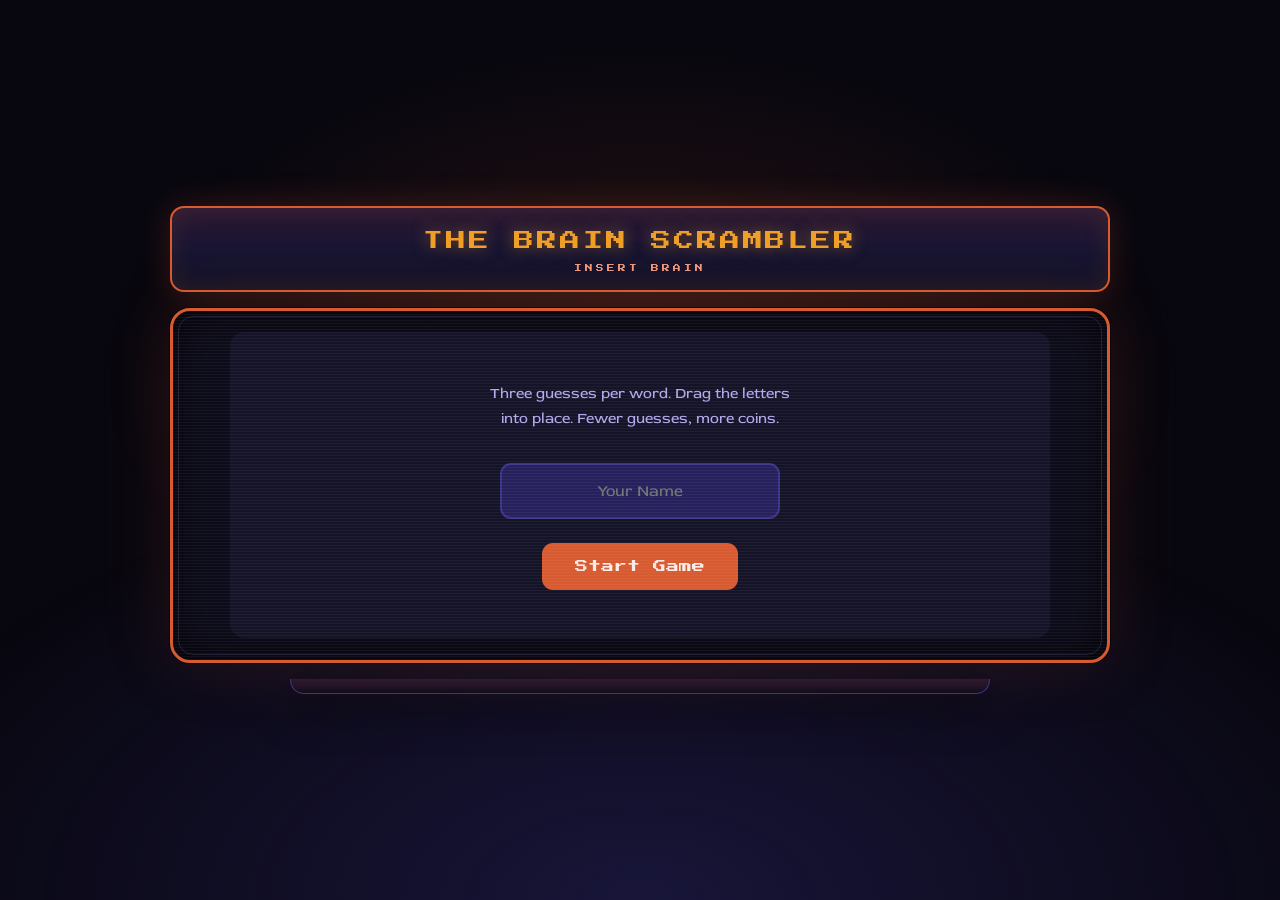
<file: index.html>
<!DOCTYPE html>
<html lang="en">
<head>
<meta charset="utf-8">
<meta name="viewport" content="width=device-width, initial-scale=1">
<title>The Brain Scrambler</title>
<link rel="preconnect" href="https://fonts.googleapis.com">
<link rel="preconnect" href="https://fonts.gstatic.com" crossorigin>
<link href="https://fonts.googleapis.com/css2?family=Orbitron:wght@700&family=Press+Start+2P&family=Red+Rose&display=swap" rel="stylesheet">
<style>
:root{
  --bg:#141327; --surface:#26215C; --text:#EEEDFE; --muted:#AFA9EC;
  --accent:#D85A30; --accent-light:#F0997B; --correct:#97C459; --present:#EF9F27;
  --absent:#A32D2D; --line:#3C3489; --slot:#7F77DD;
  --dur:1000ms;
  --base:9s;

  /* ---- fluid with the window, fixed against word length ----
     The frame is sized ONCE for the longest word in words.json (12
     letters); tile size is whatever makes 12 fit exactly. A 4-letter
     word and a 12-letter word use identical tiles, so the cabinet never
     twitches between rounds. See design-decisions.md. */
  --card:clamp(320px, 93vw, 820px);
  --gap:clamp(4px, .8vw, 10px);
  --pad:clamp(20px, 2.8vw, 38px);
  --space-lg:clamp(18px, 2.4vw, 34px);
  --space-md:clamp(14px, 1.9vw, 26px);
  --space-sm:clamp(7px, .95vw, 13px);
  --tile-w:calc((var(--card) - 2*var(--pad) - 11*var(--gap)) / 12);
  --tile-h:calc(var(--tile-w) * 1.14);
  --mini:calc(var(--tile-w) * .62);

  /* pool is the drag source, slots are the target — the target keeps the
     larger hit area, and the pool row costs less height */
  --pool-scale:.78;
  --pool-w:calc(var(--tile-w) * var(--pool-scale));
  --pool-h:calc(var(--pool-w) * 1.14);

  /* Orbitron built D and O from the same rounded rectangle, which is
     unusable when reading one letter at a time is the game. A pixel grid
     cannot blur two glyphs together. It carries more cap-height per em,
     so it takes .40 of tile width where Orbitron took .46. */
  --ps:'Press Start 2P', monospace;
  --tile-fs:calc(var(--tile-w) * .40);
  --pool-fs:calc(var(--pool-w) * .40);
}
/* a pixel face wants a whole-pixel size or the grid softens against our
   fluid tile; browsers without round() get the unsnapped value */
@supports (width: round(down, 10px, 2px)){
  :root{
    --tile-fs:round(down, calc(var(--tile-w) * .40), 2px);
    --pool-fs:round(down, calc(var(--pool-w) * .40), 2px);
  }
}
*{box-sizing:border-box;margin:0;padding:0}
body{background:#08070f;color:var(--text);font-family:'Red Rose',sans-serif;
  min-height:100vh;display:grid;place-items:center;position:relative;overflow-x:hidden;
  padding:clamp(14px,3vh,44px) clamp(12px,2vw,28px)}
/* ambient light so the corners of a large monitor are lit, not dead black */
body::before{content:"";position:fixed;inset:0;z-index:0;pointer-events:none;
  background:
    radial-gradient(60% 55% at 50% 42%, rgba(216,90,48,.16) 0%, rgba(216,90,48,0) 70%),
    radial-gradient(90% 70% at 50% 100%, rgba(38,33,92,.55) 0%, rgba(38,33,92,0) 70%)}

/* ---- cabinet: the page fills the viewport, the card does not ---- */
.cabinet{position:relative;z-index:1;width:clamp(320px, 94vw, 940px);
  display:grid;justify-items:center;gap:clamp(8px,1.3vw,16px)}
.marquee{width:100%;text-align:center;border:2px solid var(--accent);border-radius:14px;
  padding:clamp(9px,1.5vw,18px) clamp(14px,2vw,26px);
  background:linear-gradient(180deg,#2b1733 0%,#171532 55%,#101026 100%);
  box-shadow:0 0 34px rgba(216,90,48,.22), inset 0 0 26px rgba(239,159,39,.10)}
.marquee h1{font-family:var(--ps);font-weight:400;line-height:1.5;
  font-size:clamp(9px,1.65vw,20px);letter-spacing:clamp(1px,.22vw,3px);
  color:var(--present);text-shadow:0 0 16px rgba(239,159,39,.5)}
.marquee p{font-family:var(--ps);font-size:clamp(5px,.6vw,8px);
  letter-spacing:clamp(1px,.25vw,3px);color:var(--accent-light);margin-top:8px}
.bezel{position:relative;width:100%;border:3px solid var(--accent);border-radius:20px;
  padding:clamp(10px,1.7vw,26px);background:#0d0c1a;
  box-shadow:0 0 0 1px rgba(0,0,0,.7), 0 0 70px rgba(216,90,48,.15),
             inset 0 0 46px rgba(0,0,0,.75)}
.bezel::after{content:"";position:absolute;inset:5px;border-radius:15px;
  border:1px solid rgba(175,169,236,.16);pointer-events:none}
.scan{position:absolute;inset:0;border-radius:18px;pointer-events:none;z-index:3;
  background:repeating-linear-gradient(to bottom,
    rgba(238,237,254,.05) 0px, rgba(238,237,254,.05) 1px,
    rgba(0,0,0,0) 1px, rgba(0,0,0,0) 3px)}
.base{width:min(78%,700px);height:clamp(8px,1.2vw,16px);border-radius:0 0 14px 14px;
  background:linear-gradient(180deg,#2b1733,#0d0c1a);
  border:1px solid var(--line);border-top:none;box-shadow:0 14px 40px rgba(0,0,0,.6)}

.screen{background:var(--bg);border-radius:14px;padding:var(--pad);
  width:var(--card);max-width:100%;margin:0 auto;position:relative;z-index:2}
.screen[hidden]{display:none}
.o{font-family:var(--ps);font-weight:400}
.center{display:flex;flex-direction:column;align-items:center;justify-content:center;
  min-height:clamp(260px,34vh,360px)}
button{font-family:var(--ps);font-weight:400;cursor:pointer}
.btn{background:var(--accent);color:#FAECE7;border:none;
  border-radius:clamp(7px,.9vw,11px);font-size:clamp(8px,1.05vw,13px);
  padding:clamp(11px,1.35vw,17px) clamp(20px,2.6vw,34px)}
.ghost{background:transparent;color:var(--text);border:2px solid var(--accent);
  border-radius:clamp(7px,.9vw,11px);font-size:clamp(7px,.95vw,12px);
  padding:clamp(9px,1.15vw,15px) clamp(15px,2vw,25px)}
.btn:disabled,.ghost:disabled{opacity:.4;cursor:default}
.lbl{font-size:clamp(11px,1.1vw,14px);color:var(--muted);text-align:center;
  margin-bottom:var(--space-sm)}
.row{display:flex;gap:var(--gap);justify-content:center}

/* ---- tiles: one size for every word ---- */
.tile{width:var(--tile-w);height:var(--tile-h);border-radius:clamp(5px,.7vw,9px);
  display:flex;align-items:center;justify-content:center;flex:none;
  font-family:var(--ps);font-weight:400;font-size:var(--tile-fs);
  line-height:1;letter-spacing:0;
  user-select:none;transition:transform .12s ease,background .12s ease}
.tile.correct{background:var(--correct);color:#173404}
.tile.present{background:var(--present);color:#412402}
.tile.absent{background:var(--absent);color:#FCEBEB}
.tile.idle{background:var(--surface);border:2px solid var(--slot);color:var(--text)}
.tile.used{background:var(--surface);border:2px solid var(--line);color:var(--line);opacity:.35}
.tile.slot{background:var(--bg);border:2px dashed var(--line);color:var(--line)}
.tile.slot.active{border-color:var(--accent);color:var(--accent)}
.tile.slot.over{border-color:var(--accent);border-style:solid;background:var(--surface)}
.tile.filled{background:var(--surface);border:2px solid var(--slot);color:var(--text);border-style:solid}
.pool .tile:not(.used){cursor:grab}
.pool .tile.dragging{opacity:.4}
.slots .tile.filled{cursor:pointer}
.tile.mini{width:var(--mini);height:var(--mini);font-size:calc(var(--mini)*.36)}

/* the pool is deliberately the smaller of the two rows */
.pool .tile{width:var(--pool-w);height:var(--pool-h);font-size:var(--pool-fs);
  border-radius:clamp(4px,.6vw,8px)}
.pool{gap:calc(var(--gap)*.9)}

/* Phones: 12 across would be ~21px, too small to hit. Below 560px the
   rack goes 6 per row and wraps, with two rows of height reserved at all
   times — still fixed, just a different fixed. */
@media (max-width:560px){
  :root{
    --tile-w:calc((var(--card) - 2*var(--pad) - 5*var(--gap)) / 6);
    --pool-w:max(42px, calc(var(--tile-w) * var(--pool-scale)));
  }
  .row{flex-wrap:wrap}
  #slots{min-height:calc(var(--tile-h)*2 + var(--gap))}
  #pool{min-height:calc(var(--pool-h)*2 + var(--gap))}
}

/* ---- header ---- */
.hdr{display:flex;justify-content:space-between;align-items:center;
  gap:var(--space-sm);margin-bottom:var(--space-sm)}
.meta{font-size:clamp(7px,.85vw,11px);color:var(--muted)}
.coins{font-size:clamp(10px,1.2vw,15px) !important;color:var(--present) !important;
  display:inline-flex;align-items:center;gap:6px}
/* inline SVG, not a hosted image — external asset hosts are a rejected
   direction (the 2022 build pulled its coin from kasandbox.org) */
.coin{width:clamp(15px,1.6vw,21px);height:clamp(15px,1.6vw,21px);flex:none;display:block}
.flyer .coin{width:clamp(18px,2vw,26px);height:clamp(18px,2vw,26px)}
@keyframes spin{to{transform:rotateY(360deg)}}
.coin.spin{animation:spin .6s ease}
.savebar{display:flex;justify-content:flex-end;align-items:center;gap:10px;
  margin-bottom:var(--space-lg);padding-bottom:var(--space-sm);
  border-bottom:1px solid var(--line)}
.savebar label{font-size:clamp(12px,1.15vw,15px);color:var(--muted);cursor:pointer}
.sw{width:28px;height:16px;border-radius:8px;background:var(--surface);border:1px solid var(--line);
  display:inline-flex;align-items:center;padding:2px;cursor:pointer;transition:background .15s}
.sw i{width:10px;height:10px;border-radius:50%;background:var(--muted);
  transition:transform .15s,background .15s;display:block}
.sw.on{background:var(--correct);border-color:var(--correct)}
.sw.on i{transform:translateX(12px);background:#173404}
.sw:focus-visible{outline:2px solid var(--accent);outline-offset:2px}

/* ---- rack spacing ---- */
.rack-row{margin-bottom:var(--space-md)}
.rack-row + .lbl{margin-top:var(--space-sm)}   /* air between the two halves */
.controls{display:flex;flex-wrap:wrap;justify-content:center;
  gap:clamp(9px,1.2vw,15px);margin-top:var(--space-lg);margin-bottom:var(--space-lg)}

/* ---- last guess strip ---- */
.strip{background:var(--surface);border-radius:clamp(8px,1vw,12px);
  padding:clamp(13px,1.6vw,21px) clamp(14px,1.8vw,24px);
  min-height:calc(var(--mini) + clamp(46px,4.6vw,64px))}
.strip p{font-size:clamp(10px,1.05vw,13px);color:var(--muted);
  margin-bottom:var(--space-sm)}
.strip .row{gap:calc(var(--gap)*.7)}
.strip.empty{display:flex;align-items:center;justify-content:center}
.strip.empty p{margin:0}

/* ---- feedback motion ---- */
@keyframes shake{10%,90%{transform:translateX(-3px)}20%,80%{transform:translateX(5px)}
  30%,50%,70%{transform:translateX(-8px)}40%,60%{transform:translateX(8px)}}
.shake{animation:shake .5s cubic-bezier(.36,.07,.19,.97) both}
@keyframes flip{0%{transform:rotateX(0)}50%{transform:rotateX(90deg)}100%{transform:rotateX(0)}}
.flip{animation:flip .4s ease both}
@keyframes pop{0%{transform:scale(1)}50%{transform:scale(1.22)}100%{transform:scale(1)}}
.pop{animation:pop .3s ease}

/* ---- coin fly ---- */
.flyer{position:fixed;z-index:60;color:var(--present);pointer-events:none;
  transition:transform .8s cubic-bezier(.3,.9,.4,1),opacity .8s ease}

/* ---- end screen ---- */
.stats{display:flex;gap:clamp(20px,3vw,40px);margin-bottom:var(--space-lg);text-align:center}
.stats p:first-child{font-size:clamp(13px,1.6vw,20px);font-family:var(--ps)}
.stats p:last-child{font-size:clamp(10px,1vw,12px);color:var(--muted);margin-top:6px}
.endline{font-size:clamp(9px,1.15vw,14px);letter-spacing:clamp(2px,.3vw,4px);
  line-height:1.6;margin-bottom:var(--space-lg);text-align:center}
.endsub{font-size:clamp(11px,1.15vw,14px);color:var(--muted);
  margin-bottom:var(--space-sm);text-align:center}
.blurb{font-size:clamp(12px,1.2vw,15px);color:var(--muted);text-align:center;
  max-width:34ch;line-height:1.7;margin-bottom:var(--space-lg)}
#nameInput{width:min(280px,80%);background:var(--surface);border:2px solid var(--line);
  border-radius:clamp(7px,.9vw,11px);padding:clamp(11px,1.3vw,16px) 14px;
  color:var(--text);font-size:clamp(13px,1.3vw,16px);text-align:center;
  margin-bottom:var(--space-md);font-family:'Red Rose',sans-serif}
#nameInput:focus{outline:none;border-color:var(--accent)}
.lose .endline{color:var(--absent)}
.win .endline{color:var(--correct)}
.win .screen,.screen.win{box-shadow:inset 0 0 0 2px var(--correct)}

/* ---- celebration ---- */
#confetti{position:fixed;inset:0;z-index:50;pointer-events:none;display:none}
#balloons{position:fixed;inset:0;z-index:49;pointer-events:none;overflow:hidden;display:none}
.balloon{position:absolute;bottom:-160px;width:52px;height:64px;border-radius:50% 50% 48% 48%;
  opacity:.92;animation:rise linear forwards}
.balloon::after{content:"";position:absolute;top:100%;left:50%;width:1px;height:70px;
  background:rgba(238,237,254,.35)}
.balloon::before{content:"";position:absolute;top:14%;left:22%;width:14px;height:20px;
  border-radius:50%;background:rgba(255,255,255,.35);filter:blur(3px)}
@keyframes rise{
  0%{transform:translateY(0) rotate(0deg);opacity:0}
  8%{opacity:.92}
  100%{transform:translateY(-118vh) rotate(var(--spin,8deg));opacity:.92}}

/* ---- tier wordmark area ---- */
#wmArea{text-align:center;margin-bottom:var(--space-sm);
  min-height:clamp(78px,9vw,104px);
  display:flex;align-items:center;justify-content:center}
#wmArea .stage[hidden]{display:none}

/* the wordmarks keep Orbitron: they are animated per-letter display type,
   and the pixel face's fixed grid fights the rotate/squash keyframes */
.wm{display:inline-flex;font-family:'Orbitron',sans-serif;font-weight:700;
    font-size:clamp(17px,2.6vw,30px);line-height:1.5}
.wm span{display:inline-block;transform-origin:50% 50%}
.t1{color:var(--muted);letter-spacing:2px}
.t2{color:var(--present);letter-spacing:1px}
.t3{color:var(--accent);letter-spacing:-1px}
.t4{color:var(--absent);letter-spacing:3px;text-shadow:0 0 14px rgba(163,45,45,.55)}

/* tier 4 stage — fireball burns only during the animation, smoke lingers */
.stage{position:relative;display:inline-block;padding:26px 40px}
.stage .wm{position:relative;z-index:2}
.fire{position:absolute;left:50%;bottom:6%;width:330px;height:132px;
  transform:translateX(-50%) scale(.6,.4);border-radius:50%;opacity:0;z-index:0;
  pointer-events:none;filter:blur(17px);
  background:linear-gradient(to top,
    rgba(163,45,45,.80) 0%,
    rgba(226,75,74,.70) 28%,
    rgba(239,159,39,.58) 58%,
    rgba(250,199,117,.34) 82%,
    rgba(250,199,117,0) 100%)}
@keyframes burn{
  0%{opacity:0;transform:translateX(-50%) scale(.6,.4)}
  30%{opacity:.55;transform:translateX(-50%) scale(.92,.86)}
  52%{opacity:1;transform:translateX(-50%) scale(1.16,1.12)}
  100%{opacity:0;transform:translateX(-50%) scale(1.42,1.38)}}
.smoke{position:absolute;bottom:12%;width:120px;height:120px;border-radius:50%;
  z-index:1;pointer-events:none;filter:blur(21px);opacity:0;
  background:radial-gradient(circle,rgba(175,169,236,.30) 0%,rgba(175,169,236,0) 70%)}
.s1{left:16%;animation:drift 11s linear infinite}
.s2{left:44%;width:150px;animation:drift 14s linear -5s infinite}
.s3{left:70%;width:100px;animation:drift 9s linear -8s infinite}
@keyframes drift{
  0%{opacity:0;transform:translateY(10px) scale(.7)}
  25%{opacity:.85}
  70%{opacity:.35}
  100%{opacity:0;transform:translateY(-96px) scale(1.7)}}

@media (prefers-reduced-motion: reduce){
  .shake,.flip,.pop,.balloon{animation:none !important}
  .flyer{transition:none}
  .tile{transition:none}
}
</style>
</head>
<body>
<div class="cabinet">

  <!-- the marquee carries the title, so no screen repeats it -->
  <div class="marquee">
    <h1>THE BRAIN SCRAMBLER</h1>
    <p>INSERT BRAIN</p>
  </div>

  <div class="bezel">
  <div class="scan"></div>

  <!-- ============ 1 · START ============ -->
  <section class="screen center" id="scStart">
    <p class="blurb">Three guesses per word. Drag the letters into place.
      Fewer guesses, more coins.</p>
    <form id="startForm" style="display:flex;flex-direction:column;align-items:center;width:100%">
      <input id="nameInput" maxlength="16" autocomplete="off" placeholder="Your Name">
      <button class="btn" type="submit">Start Game</button>
    </form>
  </section>

  <!-- ============ 2 · PLAYING ============ -->
  <section class="screen" id="scPlay" hidden>
    <div class="hdr">
      <span class="o meta" id="hdrName">PLAYER</span>
      <span class="o meta" id="hdrGuess">GUESS 1 / 3</span>
      <span class="o coins" id="hdrCoins" aria-label="coins"><b id="coinNum">0</b></span>
    </div>
    <div class="savebar">
      <label for="saveSw" id="saveLbl">Save My Progress</label>
      <span class="sw" id="saveSw" role="switch" tabindex="0" aria-checked="false" aria-labelledby="saveLbl"><i></i></span>
    </div>

    <div id="wmArea">
      <div class="stage" data-host="scrambled" hidden><span class="wm t1" data-tier="scrambled"></span></div>
      <div class="stage" data-host="twisted" hidden><span class="wm t2" data-tier="twisted"></span></div>
      <div class="stage" data-host="mangled" hidden><span class="wm t3" data-tier="mangled"></span></div>
      <div class="stage" data-host="obliterated" hidden>
        <div class="fire" id="fire"></div>
        <span class="smoke s1"></span><span class="smoke s2"></span><span class="smoke s3"></span>
        <span class="wm t4" data-tier="obliterated"></span>
      </div>
    </div>

    <div class="rack" id="rack">
      <p class="lbl">Drop Letters Here</p>
      <div class="row rack-row slots" id="slots"></div>
      <p class="lbl">Your Letters</p>
      <div class="row rack-row pool" id="pool"></div>
    </div>

    <div class="controls">
      <button class="btn" id="bCheck">Check</button>
      <button class="ghost" id="bShuffle">Shuffle</button>
      <button class="ghost" id="bClear">Clear</button>
    </div>

    <div class="strip empty" id="strip"><p>No Guesses Yet</p></div>
  </section>

  <!-- ============ 3 · END (win or out of guesses) ============ -->
  <section class="screen center" id="scEnd" hidden>
    <p class="o endline" id="endLine">SCRAMBLED!</p>
    <p class="endsub" id="endSub">The Word Was</p>
    <div class="row rack-row" id="endWord"></div>
    <div class="stats">
      <div><p class="o" style="color:var(--present)" id="stCoins">0</p><p>Coins</p></div>
      <div><p class="o" id="stSolved">0</p><p>Solved</p></div>
      <div><p class="o" id="stStreak">0</p><p>Streak</p></div>
    </div>
    <div class="controls" style="margin-bottom:0">
      <button class="btn" id="bNext">Next Word</button>
      <button class="ghost" id="bQuit" hidden>Quit</button>
    </div>
  </section>

  </div><!-- /bezel -->

  <div class="base"></div>
</div>

<canvas id="confetti"></canvas>
<div id="balloons"></div>

<script>
/* ============================================================
   Word list — inlined from words.json (see design-decisions.md)
   ============================================================ */
var WORDS =
{
  "_note": "Word list for The Brain Scrambler. Tier labels are shown to the player. Distribution is a diamond: the two middle tiers carry the bulk.",
  "tiers": [
    {
      "id": "scrambled",
      "label": "Scrambled",
      "order": 1,
      "coins": 1,
      "criteria": "4-5 letters, everyday vocabulary, few anagram traps",
      "count": 43
    },
    {
      "id": "twisted",
      "label": "Twisted",
      "order": 2,
      "coins": 2,
      "criteria": "6-7 letters, common words, some repeated or awkward letters",
      "count": 90
    },
    {
      "id": "mangled",
      "label": "Mangled",
      "order": 3,
      "coins": 3,
      "criteria": "7-9 letters, less common, unusual letter clusters",
      "count": 85
    },
    {
      "id": "obliterated",
      "label": "Obliterated",
      "order": 4,
      "coins": 5,
      "criteria": "9-12 letters, abstract or rare, high anagram ambiguity",
      "count": 35
    }
  ],
  "words": {
    "scrambled": [
      "care",
      "loaf",
      "guess",
      "blink",
      "spare",
      "level",
      "offer",
      "short",
      "worry",
      "spoil",
      "sassy",
      "faded",
      "eager",
      "shaky",
      "mourn",
      "blush",
      "paint",
      "tease",
      "truck",
      "scold",
      "bread",
      "chair",
      "cloud",
      "dance",
      "dream",
      "floor",
      "glass",
      "happy",
      "house",
      "juice",
      "light",
      "money",
      "mouse",
      "music",
      "night",
      "ocean",
      "paper",
      "plant",
      "river",
      "smile",
      "milky",
      "zesty",
      "rifle"
    ],
    "twisted": [
      "invent",
      "friend",
      "stream",
      "fluffy",
      "appear",
      "greasy",
      "terrify",
      "breathe",
      "signal",
      "bridge",
      "applaud",
      "regular",
      "offend",
      "meeting",
      "willing",
      "disarm",
      "hungry",
      "ablaze",
      "invite",
      "unruly",
      "crayon",
      "hulking",
      "pickle",
      "gentle",
      "destroy",
      "crabby",
      "quaint",
      "pocket",
      "ignore",
      "snotty",
      "inject",
      "lonely",
      "silver",
      "babies",
      "flowers",
      "thread",
      "wonder",
      "connect",
      "limping",
      "warlike",
      "anchor",
      "basket",
      "candle",
      "carpet",
      "castle",
      "cellar",
      "clever",
      "copper",
      "cotton",
      "danger",
      "desert",
      "doctor",
      "dragon",
      "engine",
      "fabric",
      "farmer",
      "forest",
      "garden",
      "guitar",
      "hammer",
      "harbor",
      "helmet",
      "hollow",
      "injury",
      "island",
      "jacket",
      "jungle",
      "kettle",
      "ladder",
      "lawyer",
      "market",
      "meadow",
      "mirror",
      "monkey",
      "myself",
      "napkin",
      "orange",
      "palace",
      "parrot",
      "pencil",
      "planet",
      "prison",
      "puzzle",
      "ribbon",
      "rocket",
      "saddle",
      "school",
      "secret",
      "shadow",
      "shrimp"
    ],
    "mangled": [
      "interrupt",
      "embarrass",
      "marvelous",
      "aromatic",
      "likeable",
      "consider",
      "direction",
      "exciting",
      "perpetual",
      "abundant",
      "tendency",
      "obedient",
      "practice",
      "enormous",
      "discreet",
      "lopsided",
      "grateful",
      "wandering",
      "absorbed",
      "abstract",
      "academic",
      "accurate",
      "adhesive",
      "adjacent",
      "adorable",
      "advocate",
      "aircraft",
      "allergic",
      "ambition",
      "ancestor",
      "anecdote",
      "apparent",
      "appetite",
      "aptitude",
      "aquarium",
      "artifact",
      "asterisk",
      "attitude",
      "aviation",
      "backbone",
      "banister",
      "baritone",
      "believe",
      "benefit",
      "betrayal",
      "biscuit",
      "blizzard",
      "blockade",
      "boastful",
      "botanist",
      "boundary",
      "brochure",
      "buoyant",
      "cabinet",
      "calamity",
      "campaign",
      "capacity",
      "carnival",
      "cautious",
      "ceremony",
      "chemical",
      "chestnut",
      "chivalry",
      "cinnamon",
      "circular",
      "civilian",
      "clarinet",
      "coherent",
      "colossal",
      "compress",
      "confetti",
      "conquest",
      "cornered",
      "cranberry",
      "crescent",
      "crimson",
      "crusader",
      "cylinder",
      "daffodil",
      "daunting",
      "daydream",
      "dazzling",
      "deadline",
      "decagon",
      "decisive"
    ],
    "obliterated": [
      "destruction",
      "aboriginal",
      "psychedelic",
      "tightfisted",
      "questionable",
      "acceptable",
      "substantial",
      "understood",
      "domineering",
      "abbreviation",
      "acquiesce",
      "ambiguous",
      "anachronism",
      "anonymous",
      "antagonize",
      "apocalypse",
      "apprentice",
      "arbitrary",
      "articulate",
      "asymmetric",
      "bewildered",
      "bureaucrat",
      "camouflage",
      "cantankerous",
      "catastrophe",
      "chandelier",
      "clandestine",
      "coincidence",
      "conscience",
      "conspicuous",
      "counterfeit",
      "cumbersome",
      "curmudgeon",
      "cybernetic",
      "deliberate"
    ]
  }
}
;

/* ============================================================
   Tier wordmark engine — lifted verbatim from
   _mockups/4-tier-wordmarks.html. Do not rewrite; the keyframes
   are generated from the per-tier rest-position data below.
   ============================================================ */
var WM = (function(){
  var DUR=1000, BASE=9000;
  var reduce=window.matchMedia("(prefers-reduced-motion: reduce)").matches;

  var TIERS={
    scrambled:{word:"SCRAMBLED",stagger:45,rest:function(i){
      var up=i%2===0;
      return{t:"translateY("+(up?-4:4)+"px) rotate("+(up?-6:5)+"deg)",o:1};}},
    twisted:{word:"TWISTED",stagger:90,rest:function(i,n){
      return{t:"perspective(320px) rotateX("+Math.round(-55+(110/(n-1))*i)+"deg)",o:1};}},
    mangled:{word:"MANGLED",stagger:26,rest:function(i){
      var s=[[1.15,.7,-9,3],[.78,1.32,7,-5],[1.3,.62,-4,6],[.85,1.2,12,-3],
             [1.1,.8,-14,4],[.7,1.4,5,-6],[1.22,.75,-7,2]][i];
      return{t:"scale("+s[0]+","+s[1]+") rotate("+s[2]+"deg) translateY("+s[3]+"px)",o:1};}},
    obliterated:{word:"OBLITERATED",stagger:22,rest:function(i){
      var s=[[-10,-13,-34,.8,.45],[-6,9,21,.9,.62],[-2,-7,-13,1,1],[0,5,8,1.12,1],
             [2,-4,-6,1.15,1],[1,8,16,1,1],[4,-9,-24,.92,.7],[8,7,29,.85,.55],
             [12,-12,-38,.75,.4],[16,11,44,.68,.3],[21,-6,-52,.6,.22]][i];
      return{t:"translate("+s[0]+"px,"+s[1]+"px) rotate("+s[2]+"deg) scale("+s[3]+")",o:s[4]};}}
  };

  var JIT=[[-18,6,9],[14,-8,-7],[-9,10,5],[20,-5,-11],[-15,7,8],
           [11,-9,-6],[-21,4,10],[16,-7,-9],[-12,8,6]];

  function frames(tier,i,n,rest){
    var r="transform:"+rest.t+";opacity:"+rest.o;
    if(tier==="twisted"){
      var deg=Math.round(-55+(110/(n-1))*i);
      return "from{transform:perspective(320px) rotateX("+deg+"deg)}"+
             "to{transform:perspective(320px) rotateX("+(deg+360)+"deg)}";
    }
    if(tier==="scrambled"){
      var j=JIT[i%JIT.length];
      return "0%{transform:none}"+
             "22%{transform:translate("+j[0]+"px,"+j[1]+"px) rotate("+j[2]+"deg)}"+
             "48%{transform:translate("+(-j[0])+"px,"+(-j[1])+"px) rotate("+(-j[2])+"deg)}"+
             "72%{transform:translate("+(j[1]*2)+"px,"+j[2]+"px) rotate("+j[0]/2+"deg)}"+
             "100%{"+r+"}";
    }
    if(tier==="mangled"){
      var dir=i<n/2?-1:1;
      return "0%{transform:translateX("+(dir*300)+"px);opacity:0}"+
             "46%{transform:translateX(0);opacity:1}"+
             "58%{transform:scale(1.38,.6)}"+
             "74%{transform:scale(.88,1.18)}"+
             "100%{"+r+"}";
    }
    return "0%{transform:none;opacity:1}"+
           "42%{transform:none;opacity:1}"+
           "52%{transform:scale(1.14);opacity:1}"+
           "100%{"+r+"}";
  }

  var groups={}, fire=document.getElementById("fire");
  Object.keys(TIERS).forEach(function(key){
    var cfg=TIERS[key], host=document.querySelector('[data-tier="'+key+'"]');
    var n=cfg.word.length, spans=[], css="";
    for(var i=0;i<n;i++){
      var rest=cfg.rest(i,n), el=document.createElement("span");
      el.textContent=cfg.word[i];
      el.style.transform=rest.t; el.style.opacity=rest.o;
      host.appendChild(el); spans.push(el);
      css+="@keyframes "+key+i+"{"+frames(key,i,n,rest)+"}";
    }
    var st=document.createElement("style"); st.textContent=css; document.head.appendChild(st);
    groups[key]={key:key,spans:spans,stagger:cfg.stagger};
  });

  function play(g){
    if(reduce||!g) return;
    g.spans.forEach(function(el,i){
      el.style.animation="none"; void el.offsetWidth;
      el.style.animation=g.key+i+" "+DUR+"ms cubic-bezier(.5,0,.5,1) "+(i*g.stagger)+"ms 1 both";
    });
    if(g.key==="obliterated"&&fire){
      fire.style.animation="none"; void fire.offsetWidth;
      fire.style.animation="burn "+DUR+"ms ease-out 1 both";
    }
  }

  /* one live tier at a time; the timer re-reads `active` so a served
     word simply takes over the existing loop rather than stacking one. */
  var active=null, timer=null;
  function tick(){
    timer=setTimeout(function(){ play(groups[active]); tick(); },
      Math.round(BASE*(0.6+Math.random()*0.8)));
  }
  function show(key){
    active=key;
    document.querySelectorAll("#wmArea .stage").forEach(function(el){
      el.hidden = el.getAttribute("data-host")!==key;
    });
    if(reduce) return;
    if(timer) clearTimeout(timer);
    play(groups[key]); tick();
  }
  if(reduce){
    document.querySelectorAll(".smoke").forEach(function(el){ el.style.animation="none"; });
  }
  return {show:show, reduce:reduce};
})();

/* ============================================================
   Sound — generated in-code via Web Audio. No external assets.
   ============================================================ */
var Sound=(function(){
  var ctx=null;
  function ac(){ if(!ctx){ try{ ctx=new (window.AudioContext||window.webkitAudioContext)(); }catch(e){} } return ctx; }
  function tone(freq,start,dur,type,peak,glideTo){
    var c=ac(); if(!c) return;
    var t=c.currentTime+start;
    var o=c.createOscillator(), g=c.createGain();
    o.type=type||"sine"; o.frequency.setValueAtTime(freq,t);
    if(glideTo) o.frequency.exponentialRampToValueAtTime(glideTo,t+dur);
    g.gain.setValueAtTime(0.0001,t);
    g.gain.exponentialRampToValueAtTime(peak||0.14,t+Math.min(0.05,dur*0.3));
    g.gain.exponentialRampToValueAtTime(0.0001,t+dur);
    o.connect(g); g.connect(c.destination); o.start(t); o.stop(t+dur+0.02);
  }
  /* soft brass: sawtooth through a lowpass, slow attack — reads as a
     muted trumpet without needing a sample */
  function brass(freq,start,dur,peak){
    var c=ac(); if(!c) return;
    var t=c.currentTime+start;
    var o=c.createOscillator(), f=c.createBiquadFilter(), g=c.createGain();
    o.type="sawtooth"; o.frequency.setValueAtTime(freq,t);
    f.type="lowpass";
    f.frequency.setValueAtTime(freq*2.2,t);
    f.frequency.linearRampToValueAtTime(freq*4.5,t+dur*0.35);
    f.frequency.linearRampToValueAtTime(freq*2.0,t+dur);
    f.Q.value=0.9;
    g.gain.setValueAtTime(0.0001,t);
    g.gain.linearRampToValueAtTime(peak||0.10,t+0.09);      /* gentle, not a blare */
    g.gain.setValueAtTime(peak||0.10,t+dur*0.7);
    g.gain.exponentialRampToValueAtTime(0.0001,t+dur);
    o.connect(f); f.connect(g); g.connect(c.destination);
    o.start(t); o.stop(t+dur+0.02);
  }
  return {
    place:function(){ tone(520,0,0.07,"triangle",0.09); },
    lift:function(){  tone(340,0,0.06,"triangle",0.07); },
    wrong:function(){ tone(200,0,0.34,"sawtooth",0.09,90); },
    coin:function(i){ tone(880+(i||0)*120,0,0.12,"triangle",0.10); },
    reveal:function(i){ tone(440*Math.pow(2,(i||0)/12),0,0.16,"sine",0.10); },
    /* gentle trumpet fanfare — C, E, G, held C */
    fanfare:function(){
      brass(523.25,0.00,0.20,0.09);
      brass(659.25,0.16,0.20,0.09);
      brass(783.99,0.32,0.24,0.10);
      brass(1046.50,0.52,0.85,0.11);
      brass(783.99,0.52,0.85,0.05);
    },
    lose:function(){ tone(330,0,0.22,"triangle",0.08); tone(247,0.18,0.42,"triangle",0.08,180); }
  };
})();

/* ============================================================
   Storage — single opt-in toggle, off by default.
   Off means nothing is written; switching off deletes the key.
   ============================================================ */
var KEY="brainScrambler";
var Store={
  ok:function(){ try{ var k="__t"; localStorage.setItem(k,"1"); localStorage.removeItem(k); return true; }catch(e){ return false; } },
  read:function(){
    try{ var raw=localStorage.getItem(KEY); if(!raw) return null;
      var o=JSON.parse(raw); return (o&&o.v===1)?o:null; }catch(e){ return null; }
  },
  write:function(name,coins){
    try{ localStorage.setItem(KEY,JSON.stringify({
      v:1,name:name,coins:coins,updated:new Date().toISOString()})); }catch(e){}
  },
  clear:function(){ try{ localStorage.removeItem(KEY); }catch(e){} }
};

/* ============================================================
   Game state
   ============================================================ */
var G={
  name:"", coins:0, solved:0, streak:0,
  word:"", tier:null, scramble:[],
  guessNo:1, placed:[], over:false, saving:false
};

var $=function(id){ return document.getElementById(id); };
var slotsEl=$("slots"), poolEl=$("pool"), stripEl=$("strip");

/* flat pool of all 250 words, so the diamond distribution in words.json
   is what decides how often each tier comes up. Tiers are served at
   random — never as an escalating ladder (see design-decisions.md). */
var DECK=(function(){
  var out=[];
  WORDS.tiers.forEach(function(t){
    (WORDS.words[t.id]||[]).forEach(function(w){ out.push({word:w,tier:t}); });
  });
  return out;
})();

function shuffled(arr){
  var a=arr.slice(), i, j, t;
  for(i=a.length-1;i>0;i--){ j=Math.floor(Math.random()*(i+1)); t=a[i]; a[i]=a[j]; a[j]=t; }
  return a;
}

/* re-shuffle guard: the scramble must never equal the source word.
   Words whose letters are all identical would loop forever, so bail
   out after a bounded number of tries. */
function scrambleOf(word){
  var letters=word.toUpperCase().split(""), out, n=0;
  do{ out=shuffled(letters); n++; }while(out.join("")===letters.join("") && n<40);
  return out;
}

/* ============================================================
   Serving a word
   ============================================================ */
function serve(){
  var pick=DECK[Math.floor(Math.random()*DECK.length)];
  G.word=pick.word.toUpperCase();
  G.tier=pick.tier;
  G.scramble=scrambleOf(G.word);
  G.guessNo=1; G.placed=[]; G.over=false;

  WM.show(G.tier.id);
  stripEl.className="strip empty";
  stripEl.innerHTML="<p>No Guesses Yet</p>";
  renderHeader(); renderRack();
  show("scPlay");
}

/* coin icon — inline SVG so there is no asset to host or lose */
var COIN_SVG='<svg class="coin" viewBox="0 0 24 24" aria-hidden="true" focusable="false">'
  +'<circle cx="12" cy="12" r="10" fill="var(--present)" stroke="#8F5A0B" stroke-width="2"/>'
  +'<circle cx="12" cy="12" r="6.6" fill="none" stroke="#8F5A0B" stroke-width="1.2" opacity=".5"/>'
  +'<path d="M14.2 8.6a3.9 3.9 0 1 0 0 6.8" fill="none" stroke="#412402" stroke-width="2" '
  +'stroke-linecap="round"/>'
  +'<path d="M12 6.4v11.2" stroke="#412402" stroke-width="2" stroke-linecap="round"/>'
  +'<ellipse cx="8.4" cy="7.4" rx="2.3" ry="1.3" fill="#FFF" opacity=".38" '
  +'transform="rotate(-38 8.4 7.4)"/></svg>';

$("hdrCoins").insertAdjacentHTML("beforeend",COIN_SVG);

function renderHeader(){
  $("hdrName").textContent=(G.name||"player").toUpperCase();
  $("hdrGuess").textContent="GUESS "+G.guessNo+" / 3";
  $("coinNum").textContent=G.coins;
}

/* ============================================================
   Two-row drag rack — slots on top, pool below
   ============================================================ */
function renderRack(){
  var i;
  slotsEl.innerHTML=""; poolEl.innerHTML="";

  for(i=0;i<G.word.length;i++){
    var s=document.createElement("div");
    var ch=G.placed[i];
    s.className="tile "+(ch==null?"slot":"filled");
    s.textContent=ch==null?"·":G.scramble[ch];
    s.setAttribute("data-slot",i);
    if(ch==null && i===firstEmpty()) s.classList.add("active");
    s.addEventListener("dragover",onOver);
    s.addEventListener("dragleave",onLeave);
    s.addEventListener("drop",onDrop);
    s.addEventListener("click",onSlotClick);
    slotsEl.appendChild(s);
  }

  for(i=0;i<G.scramble.length;i++){
    var p=document.createElement("div");
    var used=G.placed.indexOf(i)>-1;
    p.className="tile "+(used?"used":"idle");
    p.textContent=G.scramble[i];
    p.setAttribute("data-pool",i);
    if(!used){
      p.draggable=true;
      p.addEventListener("dragstart",onDragStart);
      p.addEventListener("dragend",onDragEnd);
      p.addEventListener("click",onPoolClick);
    }
    poolEl.appendChild(p);
  }
  $("bCheck").disabled = firstEmpty()!==-1 || G.over;
}

function firstEmpty(){
  for(var i=0;i<G.word.length;i++) if(G.placed[i]==null) return i;
  return -1;
}

function place(poolIdx,slotIdx){
  if(G.over) return;
  if(G.placed.indexOf(poolIdx)>-1) return;
  if(slotIdx==null||slotIdx<0) slotIdx=firstEmpty();
  if(slotIdx===-1) return;
  if(G.placed[slotIdx]!=null) lift(slotIdx);
  G.placed[slotIdx]=poolIdx;
  Sound.place(); renderRack();
  var t=slotsEl.querySelector('[data-slot="'+slotIdx+'"]');
  if(t) t.classList.add("pop");
}

function lift(slotIdx){
  if(G.over||G.placed[slotIdx]==null) return;
  G.placed[slotIdx]=null;
  Sound.lift();
}

var dragging=null;
function onDragStart(e){
  dragging=+this.getAttribute("data-pool");
  this.classList.add("dragging");
  try{ e.dataTransfer.setData("text/plain",String(dragging));
       e.dataTransfer.effectAllowed="move"; }catch(err){}
}
function onDragEnd(){ this.classList.remove("dragging"); dragging=null; }
function onOver(e){ e.preventDefault(); this.classList.add("over"); }
function onLeave(){ this.classList.remove("over"); }
function onDrop(e){
  e.preventDefault(); this.classList.remove("over");
  var idx=dragging;
  if(idx==null){ try{ idx=parseInt(e.dataTransfer.getData("text/plain"),10); }catch(err){} }
  if(idx==null||isNaN(idx)) return;
  place(idx,+this.getAttribute("data-slot"));
}
function onPoolClick(){ place(+this.getAttribute("data-pool"),null); }
function onSlotClick(){
  var i=+this.getAttribute("data-slot");
  if(G.placed[i]==null) return;
  lift(i); renderRack();
}

/* ============================================================
   Scoring — two pass, so duplicate letters resolve correctly
   ============================================================ */
function score(guess,answer){
  var n=answer.length, res=new Array(n), left={}, i, c;
  for(i=0;i<n;i++){
    if(guess[i]===answer[i]) res[i]="correct";
    else { c=answer[i]; left[c]=(left[c]||0)+1; }
  }
  for(i=0;i<n;i++){
    if(res[i]) continue;
    c=guess[i];
    if(left[c]>0){ res[i]="present"; left[c]--; }
    else res[i]="absent";
  }
  return res;
}

function currentGuess(){
  return G.placed.map(function(p){ return G.scramble[p]; }).join("");
}

/* The guessed word is not repeated in text — the scored tiles below
   already spell it, and printing it twice was redundant. */
function renderStrip(guess,res){
  stripEl.className="strip";
  var html='<p>Last Guess</p><div class="row">';
  for(var i=0;i<guess.length;i++)
    html+='<div class="tile mini '+res[i]+'">'+guess[i]+'</div>';
  stripEl.innerHTML=html+"</div>";
}

/* ============================================================
   Check
   ============================================================ */
function check(){
  if(G.over||firstEmpty()!==-1) return;
  var guess=currentGuess();

  if(guess===G.word){ win(); return; }

  var res=score(guess,G.word);
  renderStrip(guess,res);
  Sound.wrong();
  slotsEl.classList.remove("shake"); void slotsEl.offsetWidth;
  slotsEl.classList.add("shake");

  /* paint the answer row with the result for a beat before clearing,
     so the feedback lands on the tiles the player actually placed */
  Array.prototype.forEach.call(slotsEl.children,function(el,i){
    el.className="tile "+res[i];
  });

  G.guessNo++;
  var out = G.guessNo>3;
  setTimeout(function(){
    if(out){ lose(); }
    else { G.placed=[]; renderHeader(); renderRack(); }
  },760);
}

/* ============================================================
   Win / lose
   ============================================================ */
function win(){
  G.over=true;
  var gained=(4-G.guessNo)*G.tier.coins;   /* 3 / 2 / 1 by guess number */
  var bonus = G.guessNo===1;
  G.solved++; G.streak++;

  /* flip the tiles green one at a time before leaving the play screen */
  Array.prototype.forEach.call(slotsEl.children,function(el,i){
    setTimeout(function(){
      el.className="tile correct flip";
      if(!WM.reduce) Sound.reveal(i);
      else if(i===0) Sound.reveal(0);
    }, i*110);
  });

  var wait=G.word.length*110+320;
  setTimeout(function(){
    flyCoins(gained);
    G.coins+=gained;
    persist();
    renderHeader();
    var hc=$("hdrCoins").querySelector(".coin");   /* coin flips as the total lands */
    if(hc&&!WM.reduce){ hc.classList.remove("spin"); void hc.offsetWidth; hc.classList.add("spin"); }
    endScreen(true,gained,bonus);
  },wait);
}

function lose(){
  G.over=true;
  G.streak=0;
  persist();
  Sound.lose();
  endScreen(false,0,false);
}

function endScreen(won,gained,bonus){
  var s=$("scEnd");
  s.classList.toggle("win",won);
  s.classList.toggle("lose",!won);
  $("endLine").textContent = won
    ? (bonus ? "SOLVED IN ONE!" : "UNSCRAMBLED!")
    : "SCRAMBLED!";
  $("endSub").textContent = won
    ? ("+"+gained+" Coins"+(bonus?" · Solve-In-One Bonus":"")+" · "+G.tier.label)
    : "The Word Was";

  var html="";
  for(var i=0;i<G.word.length;i++) html+='<div class="tile correct">'+G.word[i]+'</div>';
  $("endWord").innerHTML=html;   /* tiles are one fixed size now — no per-length hacks */

  $("stCoins").textContent=G.coins;
  $("stSolved").textContent=G.solved;
  $("stStreak").textContent=G.streak;
  $("stStreak").style.color = G.streak>0 ? "var(--correct)" : "var(--absent)";

  $("bQuit").hidden=!won;
  show("scEnd");
  if(won) celebrate();
}

/* coins fly from the middle of the screen up to the counter */
function flyCoins(n){
  if(WM.reduce||n<=0) return;
  var target=$("hdrCoins").getBoundingClientRect();
  for(var i=0;i<Math.min(n,6);i++)(function(i){
    setTimeout(function(){
      var f=document.createElement("div");
      f.className="flyer"; f.innerHTML=COIN_SVG;
      f.style.left=(window.innerWidth/2-8+(Math.random()*80-40))+"px";
      f.style.top=(window.innerHeight/2)+"px";
      document.body.appendChild(f);
      Sound.coin(i);
      requestAnimationFrame(function(){
        f.style.transform="translate("+(target.left-window.innerWidth/2+8)+"px,"+
          (target.top-window.innerHeight/2)+"px) scale(.7)";
        f.style.opacity="0";
      });
      setTimeout(function(){ f.remove(); },900);
    }, i*90);
  })(i);
}

/* ============================================================
   Celebration — full-screen confetti + balloons from the bottom
   ============================================================ */
function celebrate(){
  Sound.fanfare();
  if(WM.reduce) return;
  confetti();
  balloons();
}

function balloons(){
  var host=$("balloons");
  host.style.display="block";
  host.innerHTML="";
  var cols=["#D85A30","#EF9F27","#97C459","#7F77DD","#EEEDFE","#A32D2D"];
  for(var i=0;i<14;i++){
    var b=document.createElement("div");
    b.className="balloon";
    var c=cols[i%cols.length];
    b.style.background="radial-gradient(circle at 32% 28%, "+c+", rgba(0,0,0,.35))";
    b.style.left=(Math.random()*92)+"%";
    var sc=0.7+Math.random()*0.7;
    b.style.width=(52*sc)+"px"; b.style.height=(64*sc)+"px";
    b.style.setProperty("--spin",(Math.random()*24-12)+"deg");
    b.style.animationDuration=(5.5+Math.random()*4)+"s";
    b.style.animationDelay=(Math.random()*1.6)+"s";
    host.appendChild(b);
  }
  setTimeout(function(){ host.style.display="none"; host.innerHTML=""; },11000);
}

function confetti(){
  var cv=$("confetti"), ctx=cv&&cv.getContext&&cv.getContext("2d");
  if(!ctx) return;            /* no canvas — the win still lands, just without confetti */
  var dpr=window.devicePixelRatio||1;
  function size(){ cv.width=innerWidth*dpr; cv.height=innerHeight*dpr;
    cv.style.width=innerWidth+"px"; cv.style.height=innerHeight+"px"; ctx.setTransform(dpr,0,0,dpr,0,0); }
  size(); cv.style.display="block";
  var cols=["#D85A30","#EF9F27","#97C459","#EEEDFE","#7F77DD"];
  var bits=[], i;
  for(i=0;i<160;i++) bits.push({
    x:Math.random()*innerWidth, y:-20-Math.random()*innerHeight*0.8,
    w:5+Math.random()*7, h:8+Math.random()*10,
    vy:2+Math.random()*3.4, vx:-1.4+Math.random()*2.8,
    a:Math.random()*Math.PI*2, va:-0.16+Math.random()*0.32,
    c:cols[i%cols.length]
  });
  var start=performance.now();
  (function frame(now){
    var life=now-start;
    ctx.clearRect(0,0,innerWidth,innerHeight);
    var alive=false;
    bits.forEach(function(b){
      b.x+=b.vx; b.y+=b.vy; b.a+=b.va; b.vy+=0.014;
      if(b.y<innerHeight+30) alive=true;
      ctx.save(); ctx.translate(b.x,b.y); ctx.rotate(b.a);
      ctx.globalAlpha = life>4200 ? Math.max(0,1-(life-4200)/1400) : 1;
      ctx.fillStyle=b.c; ctx.fillRect(-b.w/2,-b.h/2,b.w,b.h); ctx.restore();
    });
    if(alive && life<5800) requestAnimationFrame(frame);
    else { ctx.clearRect(0,0,innerWidth,innerHeight); cv.style.display="none"; }
  })(start);
}

/* ============================================================
   Screens
   ============================================================ */
function show(id){
  ["scStart","scPlay","scEnd"].forEach(function(s){ $(s).hidden = s!==id; });
}

/* ============================================================
   Save toggle — added last so nothing else depends on it
   ============================================================ */
function persist(){ if(G.saving) Store.write(G.name,G.coins); }

function setSaving(on){
  G.saving=!!on;
  var sw=$("saveSw");
  sw.classList.toggle("on",G.saving);
  sw.setAttribute("aria-checked",G.saving?"true":"false");
  if(G.saving) persist(); else Store.clear();   /* off must actually delete */
}

$("saveSw").addEventListener("click",function(){ setSaving(!G.saving); });
$("saveSw").addEventListener("keydown",function(e){
  if(e.key===" "||e.key==="Enter"){ e.preventDefault(); setSaving(!G.saving); }
});

/* ============================================================
   Wiring
   ============================================================ */
$("startForm").addEventListener("submit",function(e){
  e.preventDefault();
  G.name=($("nameInput").value||"player").trim().slice(0,16);
  serve();
});

$("bCheck").addEventListener("click",check);
$("bClear").addEventListener("click",function(){
  if(G.over) return; G.placed=[]; Sound.lift(); renderRack();
});
$("bShuffle").addEventListener("click",function(){
  if(G.over) return;
  G.scramble=scrambleOf(G.word); G.placed=[]; Sound.place(); renderRack();
});
$("bNext").addEventListener("click",serve);

/* Quit returns to the start screen. The run is deliberately KEPT — name,
   coins, solved and streak all survive, so Start Game continues rather
   than restarting. Wiping the score here would be a second, invisible
   data decision sitting on top of the save toggle, and the player never
   asked for one. */
$("bQuit").addEventListener("click",function(){
  G.over=true;
  $("nameInput").value=G.name;
  document.querySelectorAll("#wmArea .stage").forEach(function(el){ el.hidden=true; });
  var b=$("balloons"); b.style.display="none"; b.innerHTML="";   /* stop any celebration */
  show("scStart");
  $("nameInput").focus();
});

document.addEventListener("keydown",function(e){
  if($("scPlay").hidden||G.over) return;
  if(e.key==="Enter"){ e.preventDefault(); check(); return; }
  if(e.key==="Backspace"){
    e.preventDefault();
    for(var i=G.word.length-1;i>=0;i--) if(G.placed[i]!=null){ lift(i); renderRack(); return; }
    return;
  }
  if(!/^[a-zA-Z]$/.test(e.key)) return;
  var ch=e.key.toUpperCase();
  for(var j=0;j<G.scramble.length;j++)
    if(G.scramble[j]===ch && G.placed.indexOf(j)===-1){ place(j,null); return; }
});

/* restore a saved session if the player opted in previously */
(function(){
  if(!Store.ok()){ $("saveSw").style.display="none"; $("saveLbl").style.display="none"; return; }
  var saved=Store.read();
  if(saved){
    G.name=saved.name||""; G.coins=saved.coins||0;
    $("nameInput").value=G.name;
    setSaving(true);
  }
})();
</script>
</body>
</html>
</file>
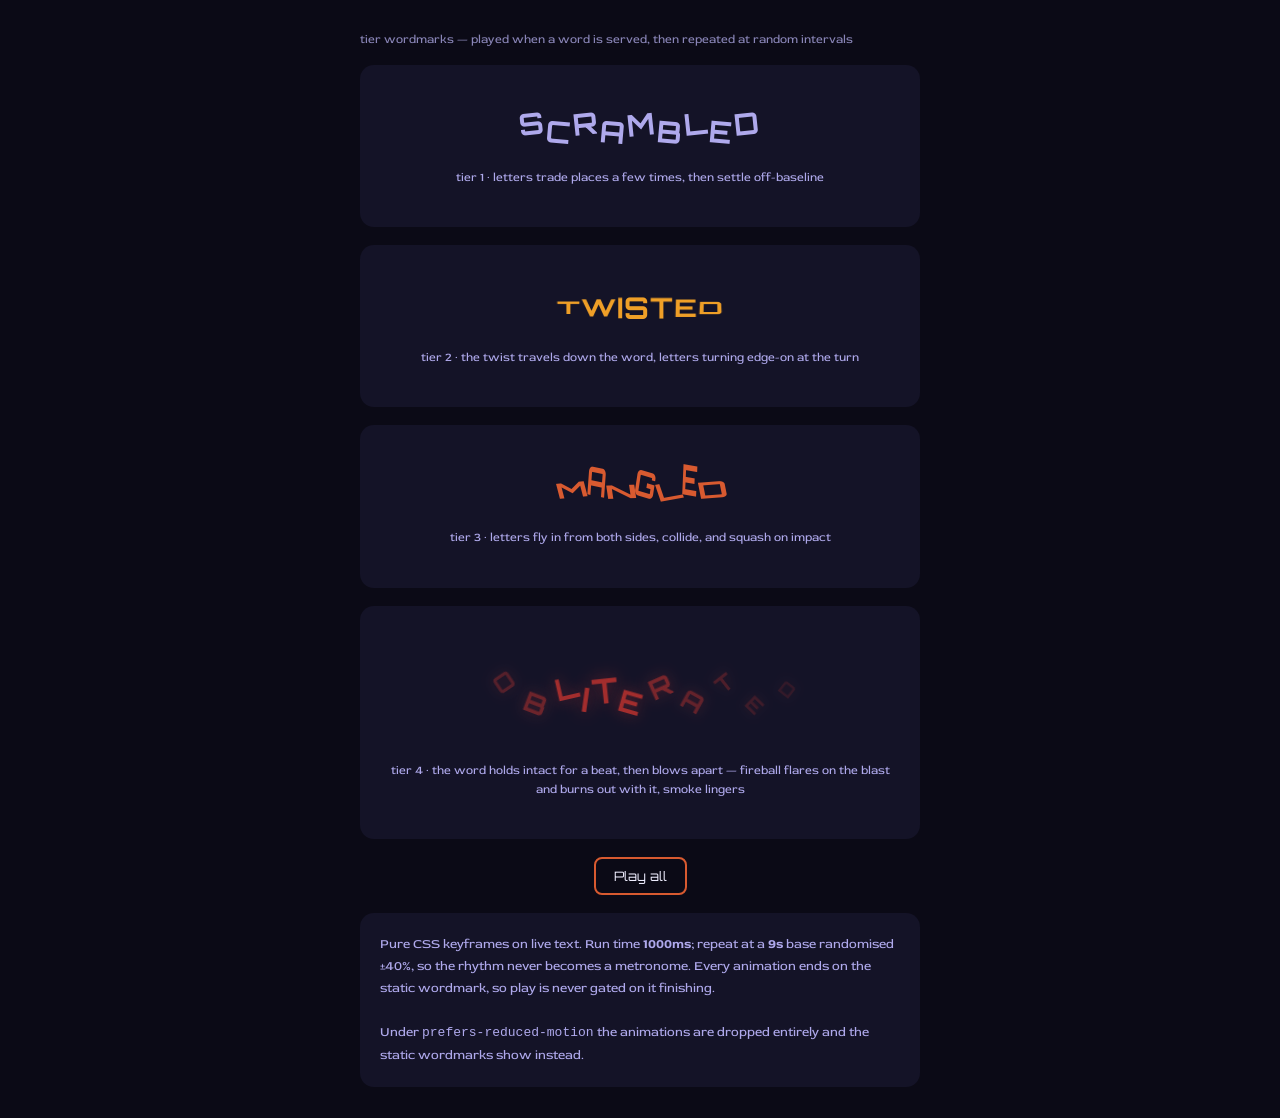
<file: _mockups/4-tier-wordmarks.html>
<!DOCTYPE html>
<html lang="en">
<head>
<meta charset="utf-8">
<meta name="viewport" content="width=device-width, initial-scale=1">
<title>Brain Scrambler — tier wordmarks (animated)</title>
<link rel="preconnect" href="https://fonts.googleapis.com">
<link rel="preconnect" href="https://fonts.gstatic.com" crossorigin>
<link href="https://fonts.googleapis.com/css2?family=Orbitron:wght@500;700&family=Red+Rose&display=swap" rel="stylesheet">
<style>
:root{
  --bg:#141327; --surface:#26215C; --text:#EEEDFE; --muted:#AFA9EC;
  --accent:#D85A30; --correct:#97C459; --present:#EF9F27; --absent:#A32D2D; --line:#3C3489;
  --dur:1000ms;      /* animation run time */
  --base:9s;         /* repeat interval, randomised +/-40% at runtime */
}
*{box-sizing:border-box;margin:0;padding:0}
body{background:#0b0a16;color:var(--text);font-family:'Red Rose',sans-serif;padding:32px 16px}
.wrap{max-width:560px;margin:0 auto;display:grid;gap:18px}
.card{background:var(--bg);border-radius:14px;padding:40px 20px;text-align:center;overflow:hidden}
.cap{font-size:12px;color:#8a86b8}
.note{font-size:12px;color:var(--muted);margin-top:18px;line-height:1.6}
.wm{display:inline-flex;font-family:'Orbitron',sans-serif;font-weight:700;
    font-size:30px;line-height:1.5}
.wm span{display:inline-block;transform-origin:50% 50%}
.t1{color:var(--muted);letter-spacing:2px}
.t2{color:var(--present);letter-spacing:1px}
.t3{color:var(--accent);letter-spacing:-1px}
.t4{color:var(--absent);letter-spacing:3px;text-shadow:0 0 14px rgba(163,45,45,.55)}
button{font-family:'Orbitron',sans-serif;background:transparent;color:var(--text);
  border:2px solid var(--accent);border-radius:8px;padding:9px 18px;font-size:13px;cursor:pointer}
.bar{display:flex;justify-content:center;gap:10px}

/* tier 4 stage — fireball burns only during the animation, smoke lingers */
.stage{position:relative;display:inline-block;padding:26px 40px}
.stage .wm{position:relative;z-index:2}
.fire{position:absolute;left:50%;bottom:6%;width:330px;height:132px;
  transform:translateX(-50%) scale(.6,.4);border-radius:50%;opacity:0;z-index:0;
  pointer-events:none;filter:blur(17px);
  background:linear-gradient(to top,
    rgba(163,45,45,.80) 0%,
    rgba(226,75,74,.70) 28%,
    rgba(239,159,39,.58) 58%,
    rgba(250,199,117,.34) 82%,
    rgba(250,199,117,0) 100%)}
@keyframes burn{
  0%{opacity:0;transform:translateX(-50%) scale(.6,.4)}
  30%{opacity:.55;transform:translateX(-50%) scale(.92,.86)}
  52%{opacity:1;transform:translateX(-50%) scale(1.16,1.12)}
  100%{opacity:0;transform:translateX(-50%) scale(1.42,1.38)}}
.smoke{position:absolute;bottom:12%;width:120px;height:120px;border-radius:50%;
  z-index:1;pointer-events:none;filter:blur(21px);opacity:0;
  background:radial-gradient(circle,rgba(175,169,236,.30) 0%,rgba(175,169,236,0) 70%)}
.s1{left:16%;animation:drift 11s linear infinite}
.s2{left:44%;width:150px;animation:drift 14s linear -5s infinite}
.s3{left:70%;width:100px;animation:drift 9s linear -8s infinite}
@keyframes drift{
  0%{opacity:0;transform:translateY(10px) scale(.7)}
  25%{opacity:.85}
  70%{opacity:.35}
  100%{opacity:0;transform:translateY(-96px) scale(1.7)}}
</style>
</head>
<body>
<div class="wrap">

  <p class="cap">tier wordmarks — played when a word is served, then repeated at random intervals</p>

  <div class="card"><span class="wm t1" data-tier="scrambled"></span>
    <p class="note">tier 1 · letters trade places a few times, then settle off-baseline</p></div>

  <div class="card"><span class="wm t2" data-tier="twisted"></span>
    <p class="note">tier 2 · the twist travels down the word, letters turning edge-on at the turn</p></div>

  <div class="card"><span class="wm t3" data-tier="mangled"></span>
    <p class="note">tier 3 · letters fly in from both sides, collide, and squash on impact</p></div>

  <div class="card">
    <div class="stage">
      <div class="fire" id="fire"></div>
      <span class="smoke s1"></span><span class="smoke s2"></span><span class="smoke s3"></span>
      <span class="wm t4" data-tier="obliterated"></span>
    </div>
    <p class="note">tier 4 · the word holds intact for a beat, then blows apart —
      fireball flares on the blast and burns out with it, smoke lingers</p></div>

  <div class="bar"><button id="all">Play all</button></div>

  <div class="card" style="text-align:left;padding:20px">
    <p style="font-size:13px;color:var(--muted);line-height:1.7">
      Pure CSS keyframes on live text. Run time <b>1000ms</b>; repeat at a
      <b>9s</b> base randomised &plusmn;40%, so the rhythm never becomes a
      metronome. Every animation ends on the static wordmark, so play is
      never gated on it finishing.
      <br><br>
      Under <code>prefers-reduced-motion</code> the animations are dropped
      entirely and the static wordmarks show instead.
    </p>
  </div>

</div>

<script>
(function(){
  var DUR=1000, BASE=9000;
  var reduce=window.matchMedia("(prefers-reduced-motion: reduce)").matches;

  var TIERS={
    scrambled:{word:"SCRAMBLED",stagger:45,rest:function(i){
      var up=i%2===0;
      return{t:"translateY("+(up?-4:4)+"px) rotate("+(up?-6:5)+"deg)",o:1};}},
    twisted:{word:"TWISTED",stagger:90,rest:function(i,n){
      return{t:"perspective(320px) rotateX("+Math.round(-55+(110/(n-1))*i)+"deg)",o:1};}},
    mangled:{word:"MANGLED",stagger:26,rest:function(i){
      var s=[[1.15,.7,-9,3],[.78,1.32,7,-5],[1.3,.62,-4,6],[.85,1.2,12,-3],
             [1.1,.8,-14,4],[.7,1.4,5,-6],[1.22,.75,-7,2]][i];
      return{t:"scale("+s[0]+","+s[1]+") rotate("+s[2]+"deg) translateY("+s[3]+"px)",o:1};}},
    obliterated:{word:"OBLITERATED",stagger:22,rest:function(i){
      var s=[[-10,-13,-34,.8,.45],[-6,9,21,.9,.62],[-2,-7,-13,1,1],[0,5,8,1.12,1],
             [2,-4,-6,1.15,1],[1,8,16,1,1],[4,-9,-24,.92,.7],[8,7,29,.85,.55],
             [12,-12,-38,.75,.4],[16,11,44,.68,.3],[21,-6,-52,.6,.22]][i];
      return{t:"translate("+s[0]+"px,"+s[1]+"px) rotate("+s[2]+"deg) scale("+s[3]+")",o:s[4]};}}
  };

  var JIT=[[-18,6,9],[14,-8,-7],[-9,10,5],[20,-5,-11],[-15,7,8],
           [11,-9,-6],[-21,4,10],[16,-7,-9],[-12,8,6]];

  function frames(tier,i,n,rest){
    var r="transform:"+rest.t+";opacity:"+rest.o;
    if(tier==="twisted"){
      var deg=Math.round(-55+(110/(n-1))*i);
      return "from{transform:perspective(320px) rotateX("+deg+"deg)}"+
             "to{transform:perspective(320px) rotateX("+(deg+360)+"deg)}";
    }
    if(tier==="scrambled"){
      var j=JIT[i%JIT.length];
      return "0%{transform:none}"+
             "22%{transform:translate("+j[0]+"px,"+j[1]+"px) rotate("+j[2]+"deg)}"+
             "48%{transform:translate("+(-j[0])+"px,"+(-j[1])+"px) rotate("+(-j[2])+"deg)}"+
             "72%{transform:translate("+(j[1]*2)+"px,"+j[2]+"px) rotate("+j[0]/2+"deg)}"+
             "100%{"+r+"}";
    }
    if(tier==="mangled"){
      var dir=i<n/2?-1:1;
      return "0%{transform:translateX("+(dir*300)+"px);opacity:0}"+
             "46%{transform:translateX(0);opacity:1}"+
             "58%{transform:scale(1.38,.6)}"+
             "74%{transform:scale(.88,1.18)}"+
             "100%{"+r+"}";
    }
    return "0%{transform:none;opacity:1}"+
           "42%{transform:none;opacity:1}"+
           "52%{transform:scale(1.14);opacity:1}"+
           "100%{"+r+"}";
  }

  var css="", groups=[];
  Object.keys(TIERS).forEach(function(key){
    var cfg=TIERS[key], host=document.querySelector('[data-tier="'+key+'"]');
    var n=cfg.word.length, spans=[];
    for(var i=0;i<n;i++){
      var rest=cfg.rest(i,n), el=document.createElement("span");
      el.textContent=cfg.word[i];
      el.style.transform=rest.t; el.style.opacity=rest.o;
      host.appendChild(el); spans.push(el);
      css+="@keyframes "+key+i+"{"+frames(key,i,n,rest)+"}";
    }
    groups.push({key:key,spans:spans,stagger:cfg.stagger});
  });
  var st=document.createElement("style"); st.textContent=css; document.head.appendChild(st);

  var fire=document.getElementById("fire");
  function play(g){
    if(reduce) return;
    g.spans.forEach(function(el,i){
      el.style.animation="none"; void el.offsetWidth;
      el.style.animation=g.key+i+" "+DUR+"ms cubic-bezier(.5,0,.5,1) "+(i*g.stagger)+"ms 1 both";
    });
    if(g.key==="obliterated"&&fire){
      fire.style.animation="none"; void fire.offsetWidth;
      fire.style.animation="burn "+DUR+"ms ease-out 1 both";
    }
  }
  function loop(g){
    if(reduce) return;
    setTimeout(function(){ play(g); loop(g); },
      Math.round(BASE*(0.6+Math.random()*0.8)));
  }
  document.getElementById("all").onclick=function(){ groups.forEach(play); };
  if(reduce){
    document.querySelectorAll(".smoke").forEach(function(el){ el.style.animation="none"; });
  } else {
    groups.forEach(function(g){ play(g); loop(g); });
  }
})();
</script>
</body>
</html>
</file>
